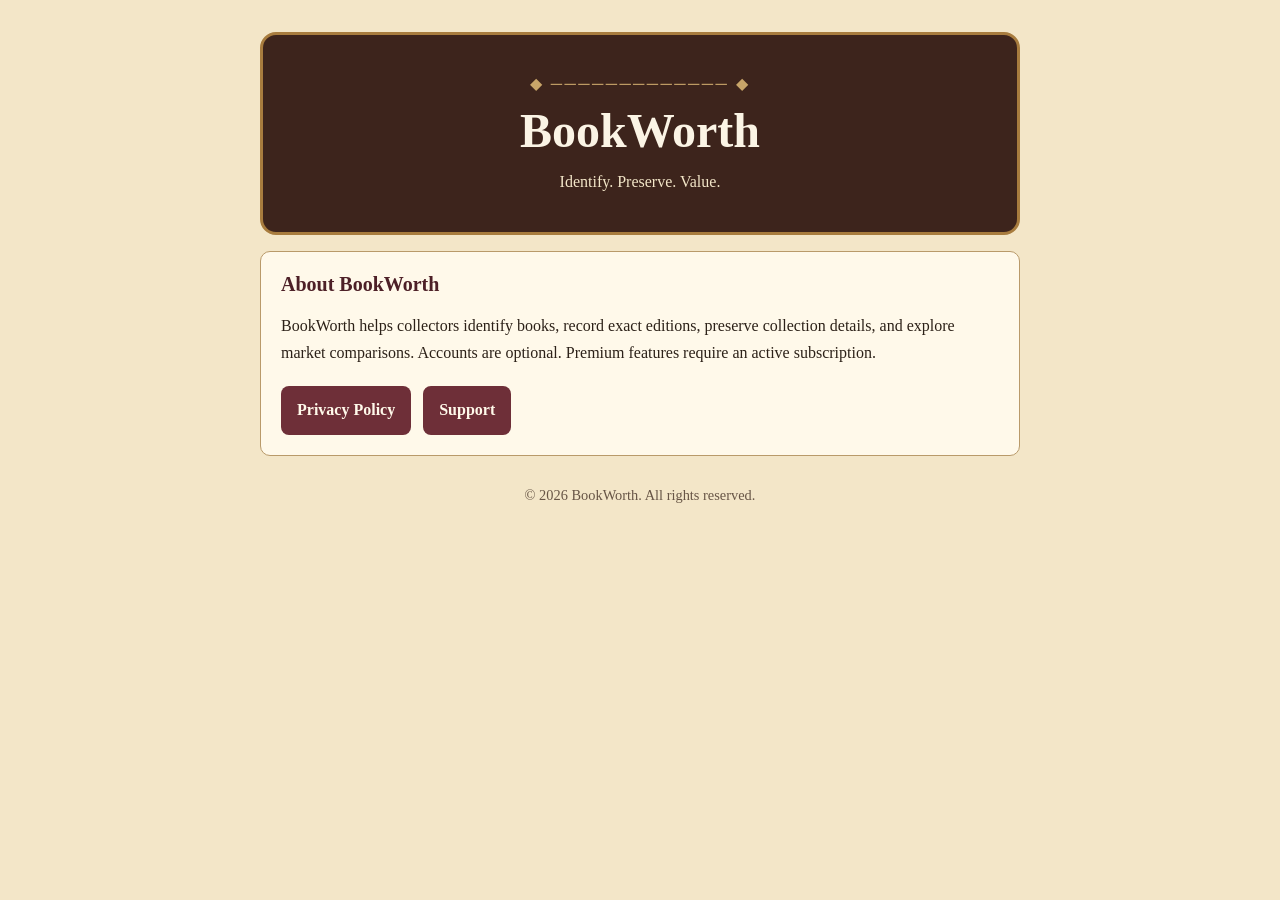
<file: index.html>
<!doctype html>
<html lang="en">
  <head>
    <meta charset="utf-8" />
    <meta name="viewport" content="width=device-width, initial-scale=1" />
    <meta
      name="description"
      content="BookWorth support and privacy information."
    />
    <title>BookWorth</title>
    <link rel="stylesheet" href="styles.css" />
  </head>
  <body>
    <main>
      <header>
        <div class="ornament">◆ ───────────── ◆</div>
        <h1>BookWorth</h1>
        <p>Identify. Preserve. Value.</p>
      </header>

      <section>
        <h2>About BookWorth</h2>
        <p>
          BookWorth helps collectors identify books, record exact editions,
          preserve collection details, and explore market comparisons.
          Accounts are optional. Premium features require an active
          subscription.
        </p>
        <div class="actions">
          <a class="button" href="privacy.html">Privacy Policy</a>
          <a class="button" href="support.html">Support</a>
        </div>
      </section>

      <footer>© 2026 BookWorth. All rights reserved.</footer>
    </main>
  </body>
</html>
</file>
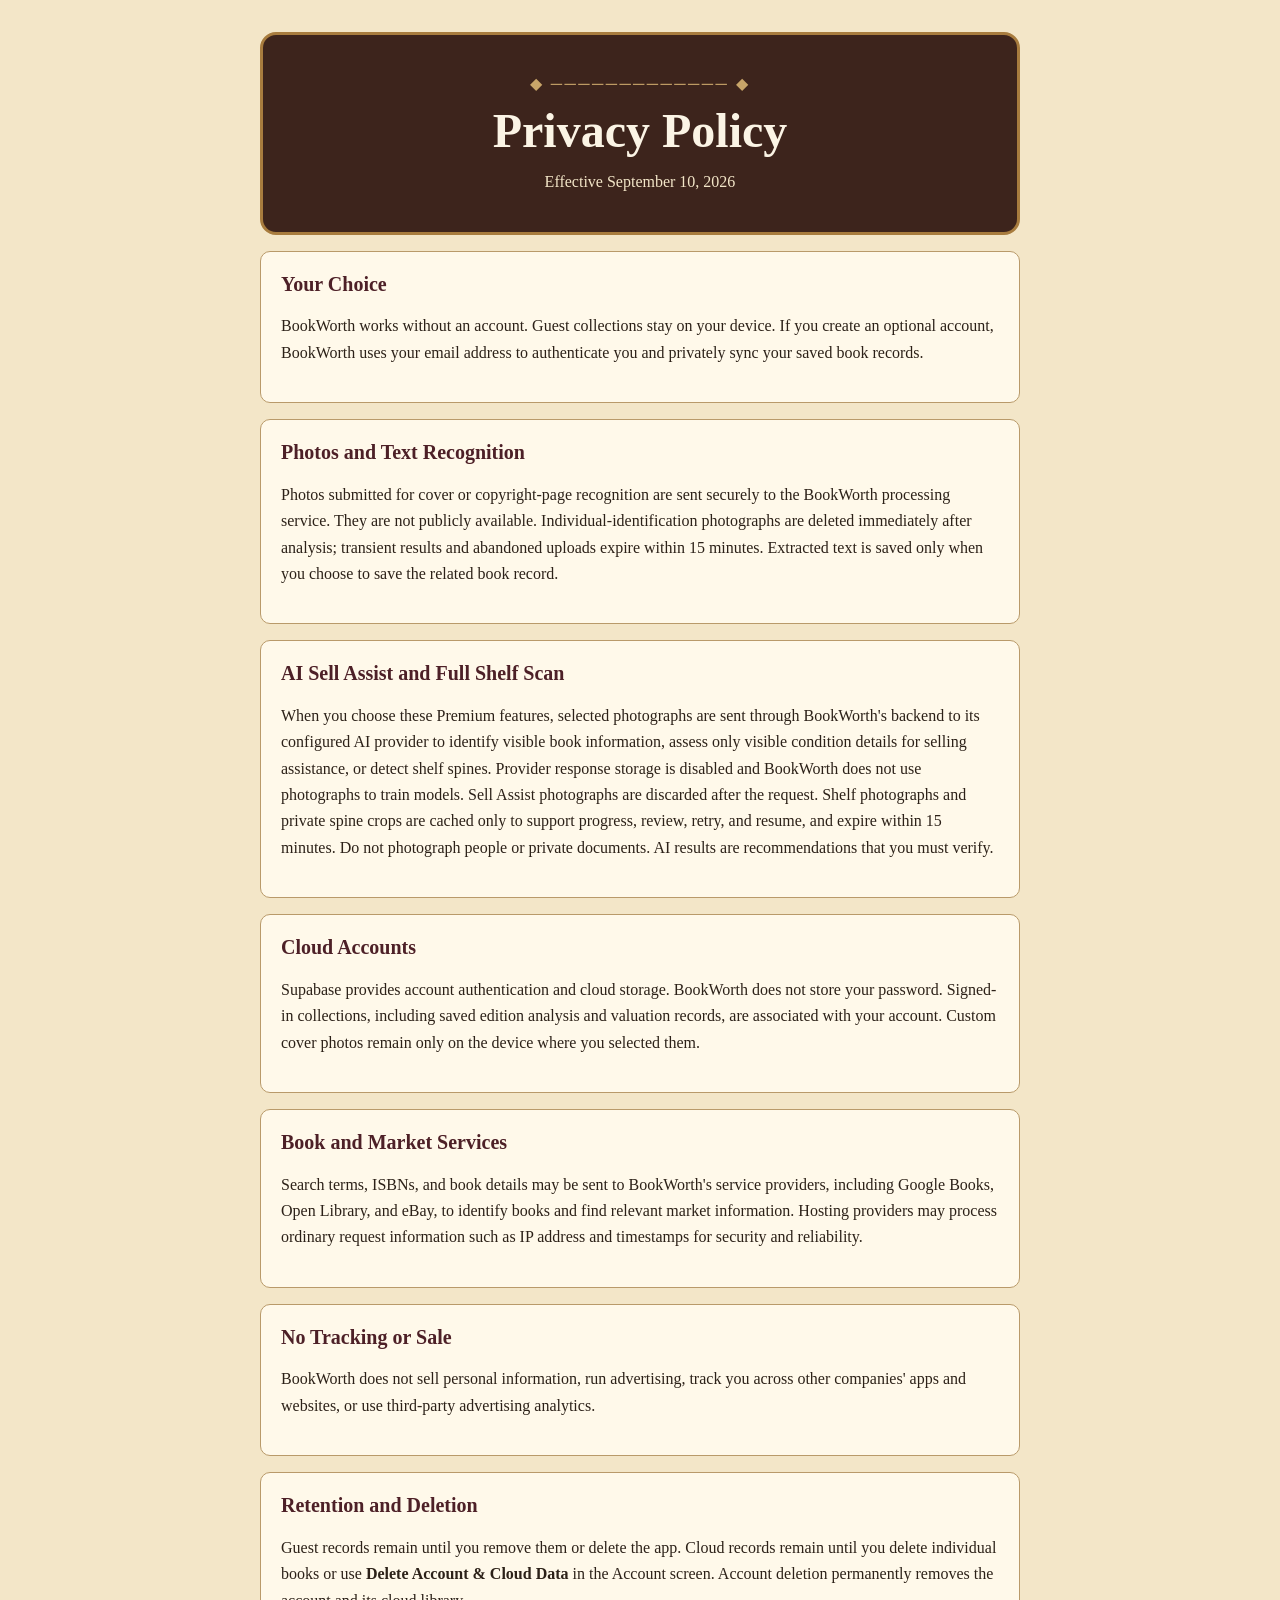
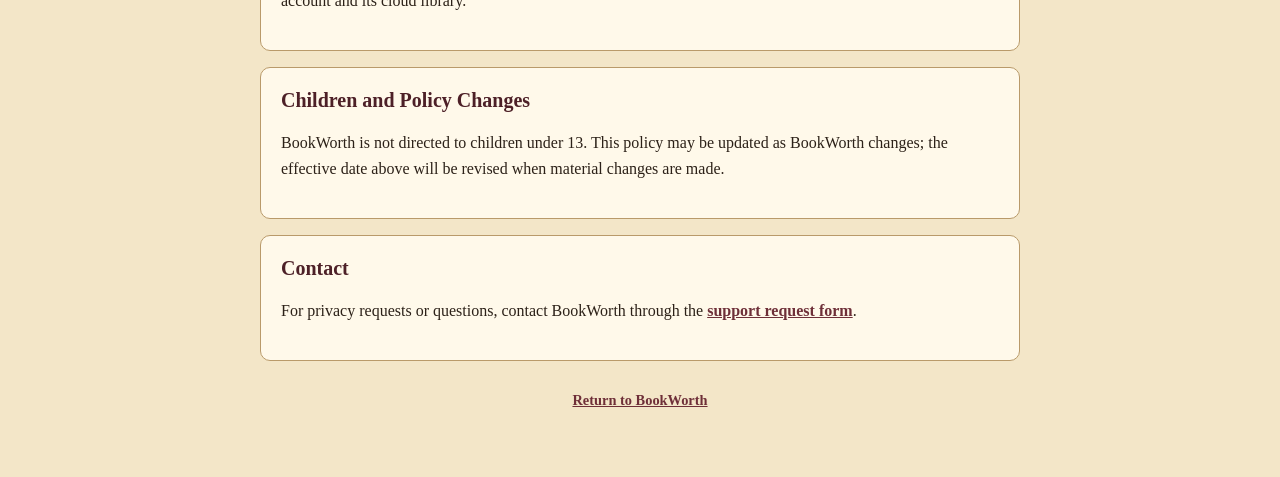
<file: privacy.html>
<!doctype html>
<html lang="en">
  <head>
    <meta charset="utf-8" />
    <meta name="viewport" content="width=device-width, initial-scale=1" />
    <meta
      name="description"
      content="BookWorth privacy policy."
    />
    <title>BookWorth Privacy Policy</title>
    <link rel="stylesheet" href="styles.css" />
  </head>
  <body>
    <main>
      <header>
        <div class="ornament">◆ ───────────── ◆</div>
        <h1>Privacy Policy</h1>
        <p>Effective September 10, 2026</p>
      </header>

      <section>
        <h2>Your Choice</h2>
        <p>
          BookWorth works without an account. Guest collections stay on your
          device. If you create an optional account, BookWorth uses your email
          address to authenticate you and privately sync your saved book
          records.
        </p>
      </section>

      <section>
        <h2>Photos and Text Recognition</h2>
        <p>
          Photos submitted for cover or copyright-page recognition are sent
          securely to the BookWorth processing service. They are not publicly
          available. Individual-identification photographs are deleted
          immediately after analysis; transient results and abandoned uploads
          expire within 15 minutes. Extracted text is saved only when you
          choose to save the related book record.
        </p>
      </section>

      <section>
        <h2>AI Sell Assist and Full Shelf Scan</h2>
        <p>
          When you choose these Premium features, selected photographs are
          sent through BookWorth's backend to its configured AI provider to
          identify visible book information, assess only visible condition
          details for selling assistance, or detect shelf spines. Provider
          response storage is disabled and BookWorth does not use photographs
          to train models. Sell Assist photographs are discarded after the
          request. Shelf photographs and private spine crops are cached only
          to support progress, review, retry, and resume, and expire within 15
          minutes. Do not photograph people or private documents. AI results
          are recommendations that you must verify.
        </p>
      </section>

      <section>
        <h2>Cloud Accounts</h2>
        <p>
          Supabase provides account authentication and cloud storage.
          BookWorth does not store your password. Signed-in collections,
          including saved edition analysis and valuation records, are
          associated with your account. Custom cover photos remain only on the
          device where you selected them.
        </p>
      </section>

      <section>
        <h2>Book and Market Services</h2>
        <p>
          Search terms, ISBNs, and book details may be sent to BookWorth's
          service providers, including Google Books, Open Library, and eBay, to
          identify books and find relevant market information. Hosting
          providers may process ordinary request information such as IP address
          and timestamps for security and reliability.
        </p>
      </section>

      <section>
        <h2>No Tracking or Sale</h2>
        <p>
          BookWorth does not sell personal information, run advertising, track
          you across other companies' apps and websites, or use third-party
          advertising analytics.
        </p>
      </section>

      <section>
        <h2>Retention and Deletion</h2>
        <p>
          Guest records remain until you remove them or delete the app. Cloud
          records remain until you delete individual books or use
          <strong>Delete Account &amp; Cloud Data</strong> in the Account
          screen. Account deletion permanently removes the account and its
          cloud library.
        </p>
      </section>

      <section>
        <h2>Children and Policy Changes</h2>
        <p>
          BookWorth is not directed to children under 13. This policy may be
          updated as BookWorth changes; the effective date above will be
          revised when material changes are made.
        </p>
      </section>

      <section>
        <h2>Contact</h2>
        <p>
          For privacy requests or questions, contact BookWorth through the
          <a href="https://github.com/Larawalker/bookworth-legal/issues/new"
            >support request form</a
          >.
        </p>
      </section>

      <footer><a href="index.html">Return to BookWorth</a></footer>
    </main>
  </body>
</html>
</file>
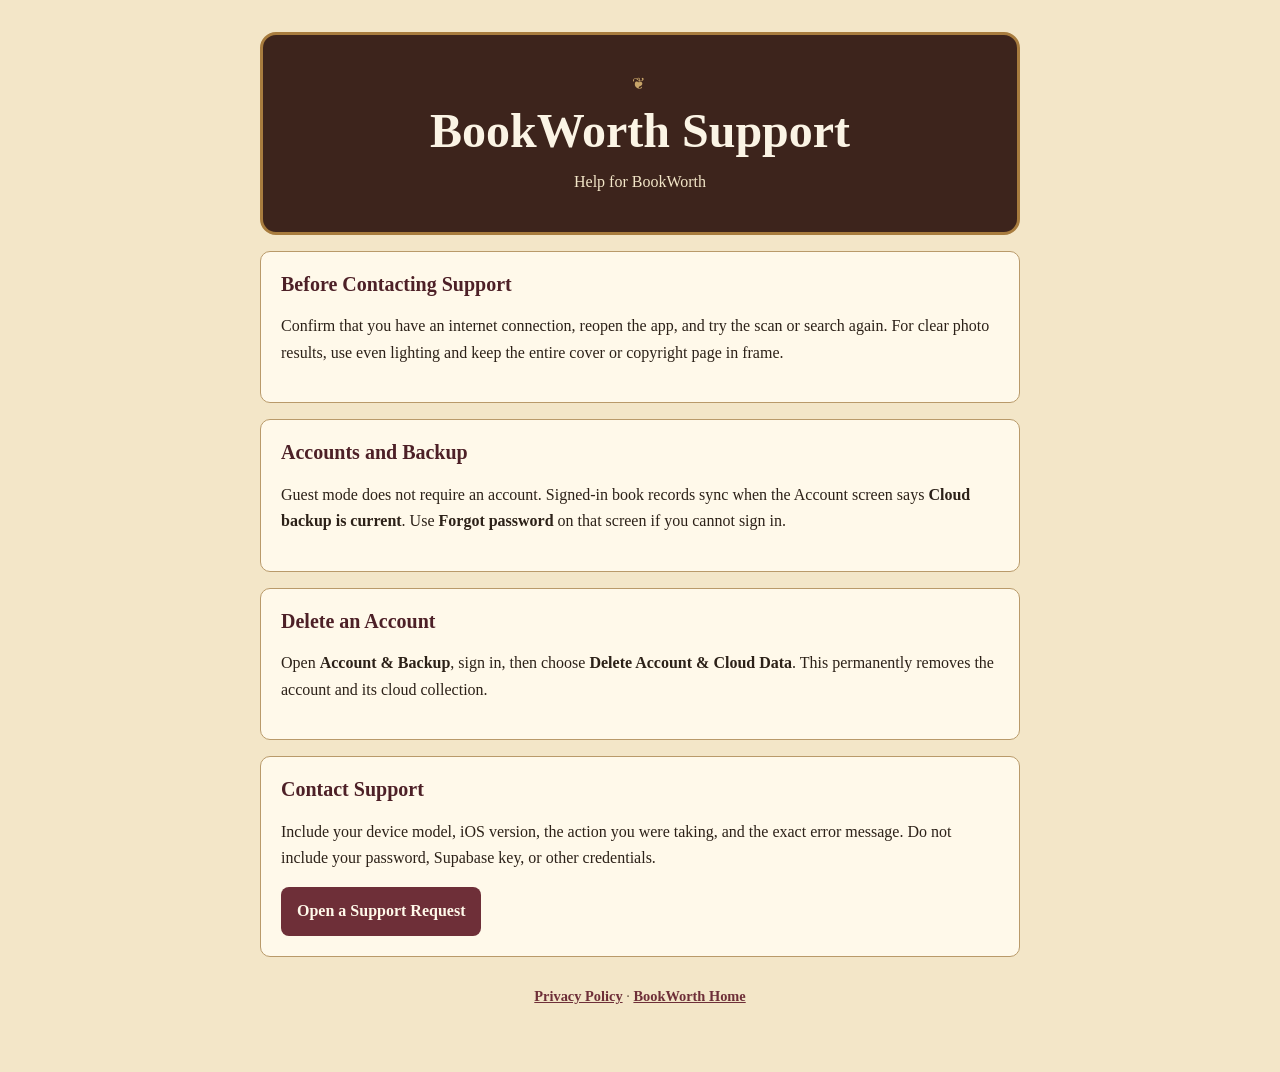
<file: support.html>
<!doctype html>
<html lang="en">
  <head>
    <meta charset="utf-8" />
    <meta name="viewport" content="width=device-width, initial-scale=1" />
    <meta
      name="description"
      content="Support for BookWorth."
    />
    <title>BookWorth Support</title>
    <link rel="stylesheet" href="styles.css" />
  </head>
  <body>
    <main>
      <header>
        <div class="ornament">❦</div>
        <h1>BookWorth Support</h1>
        <p>Help for BookWorth</p>
      </header>

      <section>
        <h2>Before Contacting Support</h2>
        <p>
          Confirm that you have an internet connection, reopen the app, and try
          the scan or search again. For clear photo results, use even lighting
          and keep the entire cover or copyright page in frame.
        </p>
      </section>

      <section>
        <h2>Accounts and Backup</h2>
        <p>
          Guest mode does not require an account. Signed-in book records sync
          when the Account screen says <strong>Cloud backup is current</strong>.
          Use <strong>Forgot password</strong> on that screen if you cannot sign
          in.
        </p>
      </section>

      <section>
        <h2>Delete an Account</h2>
        <p>
          Open <strong>Account &amp; Backup</strong>, sign in, then choose
          <strong>Delete Account &amp; Cloud Data</strong>. This permanently
          removes the account and its cloud collection.
        </p>
      </section>

      <section>
        <h2>Contact Support</h2>
        <p>
          Include your device model, iOS version, the action you were taking,
          and the exact error message. Do not include your password, Supabase
          key, or other credentials.
        </p>
        <a
          class="button"
          href="https://github.com/Larawalker/bookworth-legal/issues/new"
          >Open a Support Request</a
        >
      </section>

      <footer>
        <a href="privacy.html">Privacy Policy</a>
        ·
        <a href="index.html">BookWorth Home</a>
      </footer>
    </main>
  </body>
</html>
</file>
<file: styles.css>
:root {
  color-scheme: light;
  --parchment: #f3e6c8;
  --paper: #fff9ea;
  --ink: #2c2118;
  --muted: #675546;
  --leather: #3d241c;
  --burgundy: #6e2f38;
  --gold: #a87c3e;
  --gold-light: #c8a569;
  --border: #b99a6a;
}

* {
  box-sizing: border-box;
}

body {
  margin: 0;
  color: var(--ink);
  background: var(--parchment);
  font-family: Georgia, "Times New Roman", serif;
  line-height: 1.65;
}

main {
  width: min(760px, calc(100% - 32px));
  margin: 32px auto 64px;
}

header {
  padding: 36px 24px;
  color: #fbf4e5;
  background: var(--leather);
  border: 3px solid var(--gold);
  border-radius: 16px;
  text-align: center;
}

header p {
  margin: 8px 0 0;
  color: var(--parchment);
}

h1,
h2 {
  line-height: 1.25;
}

h1 {
  margin: 4px 0;
  font-size: clamp(2rem, 6vw, 3rem);
}

h2 {
  margin-top: 0;
  color: #4d2027;
  font-size: 1.25rem;
}

section {
  margin-top: 16px;
  padding: 20px;
  background: var(--paper);
  border: 1px solid var(--border);
  border-radius: 10px;
}

a {
  color: var(--burgundy);
  font-weight: 700;
}

.ornament {
  color: var(--gold-light);
  letter-spacing: 0.15em;
}

.actions {
  display: flex;
  flex-wrap: wrap;
  gap: 12px;
  margin-top: 20px;
}

.button {
  display: inline-block;
  padding: 11px 16px;
  color: #fff9ea;
  background: var(--burgundy);
  border-radius: 8px;
  text-decoration: none;
}

footer {
  margin-top: 28px;
  color: var(--muted);
  font-size: 0.9rem;
  text-align: center;
}
</file>
